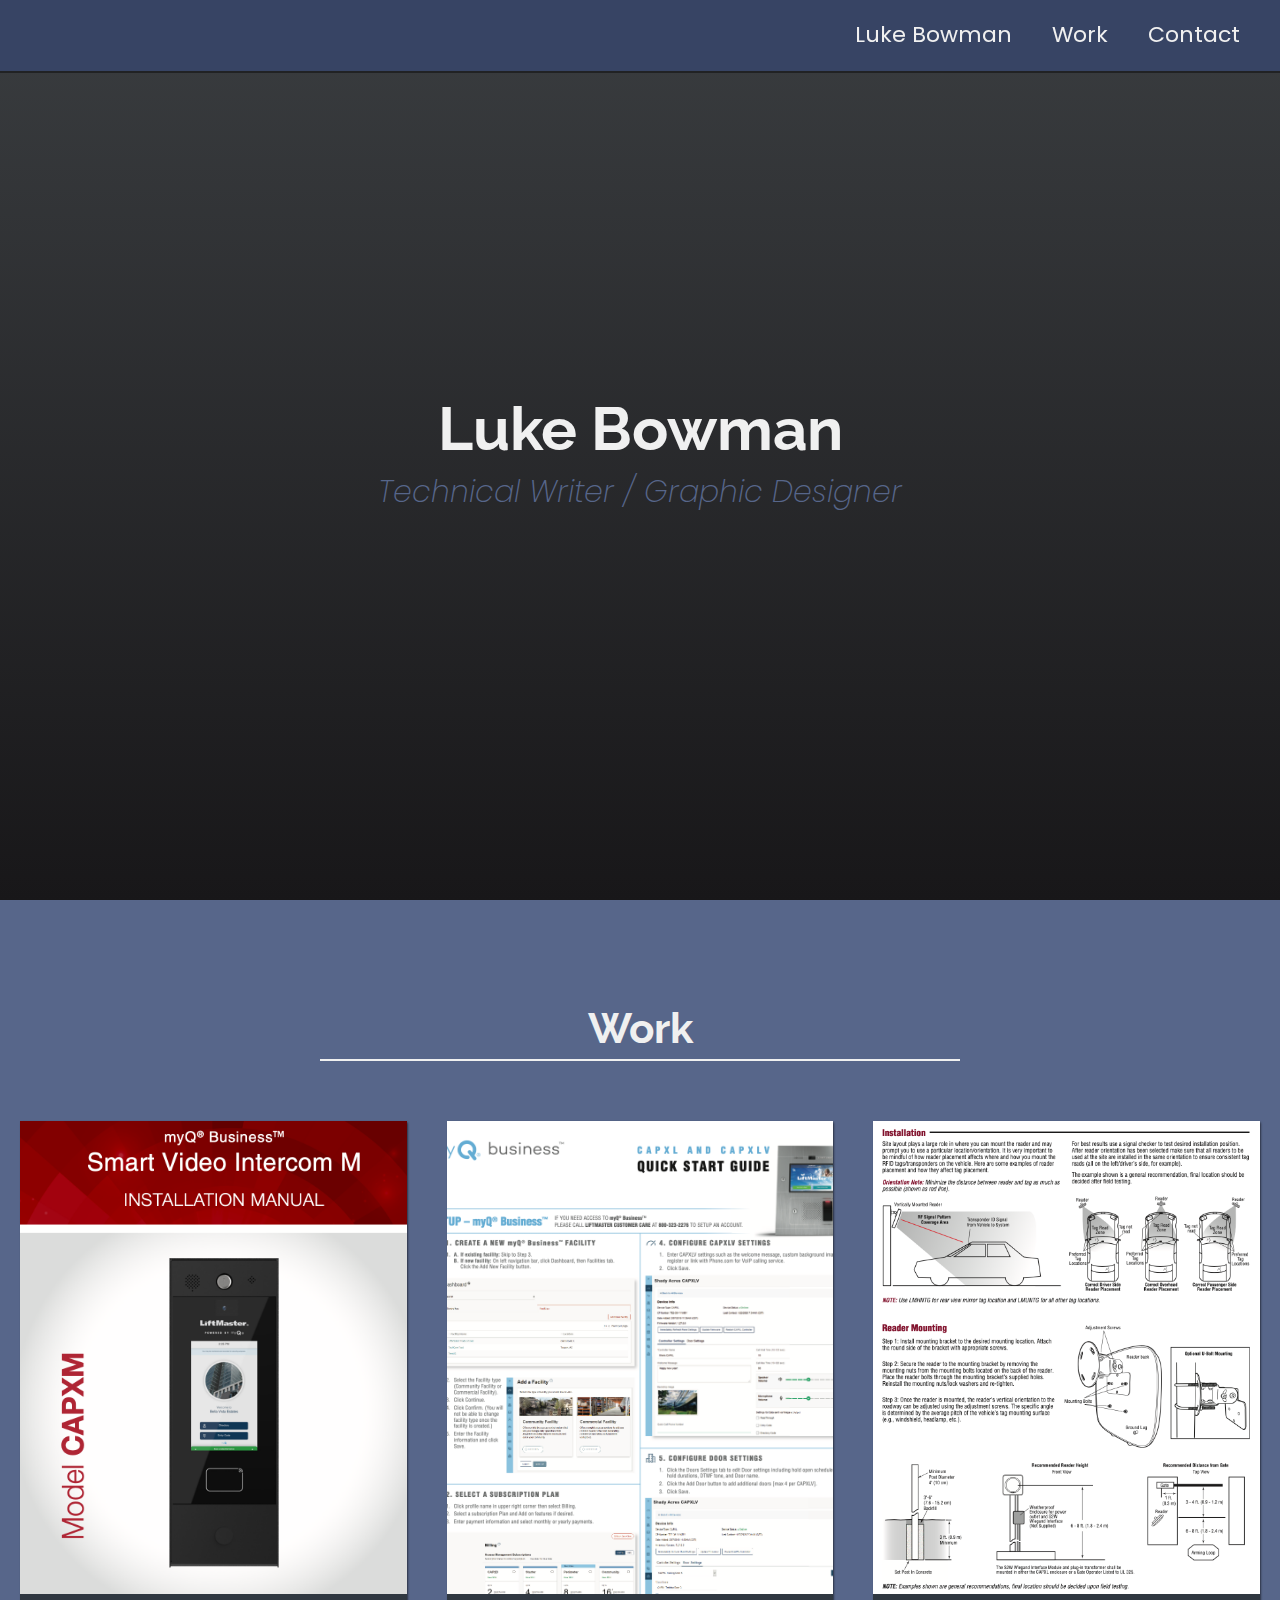
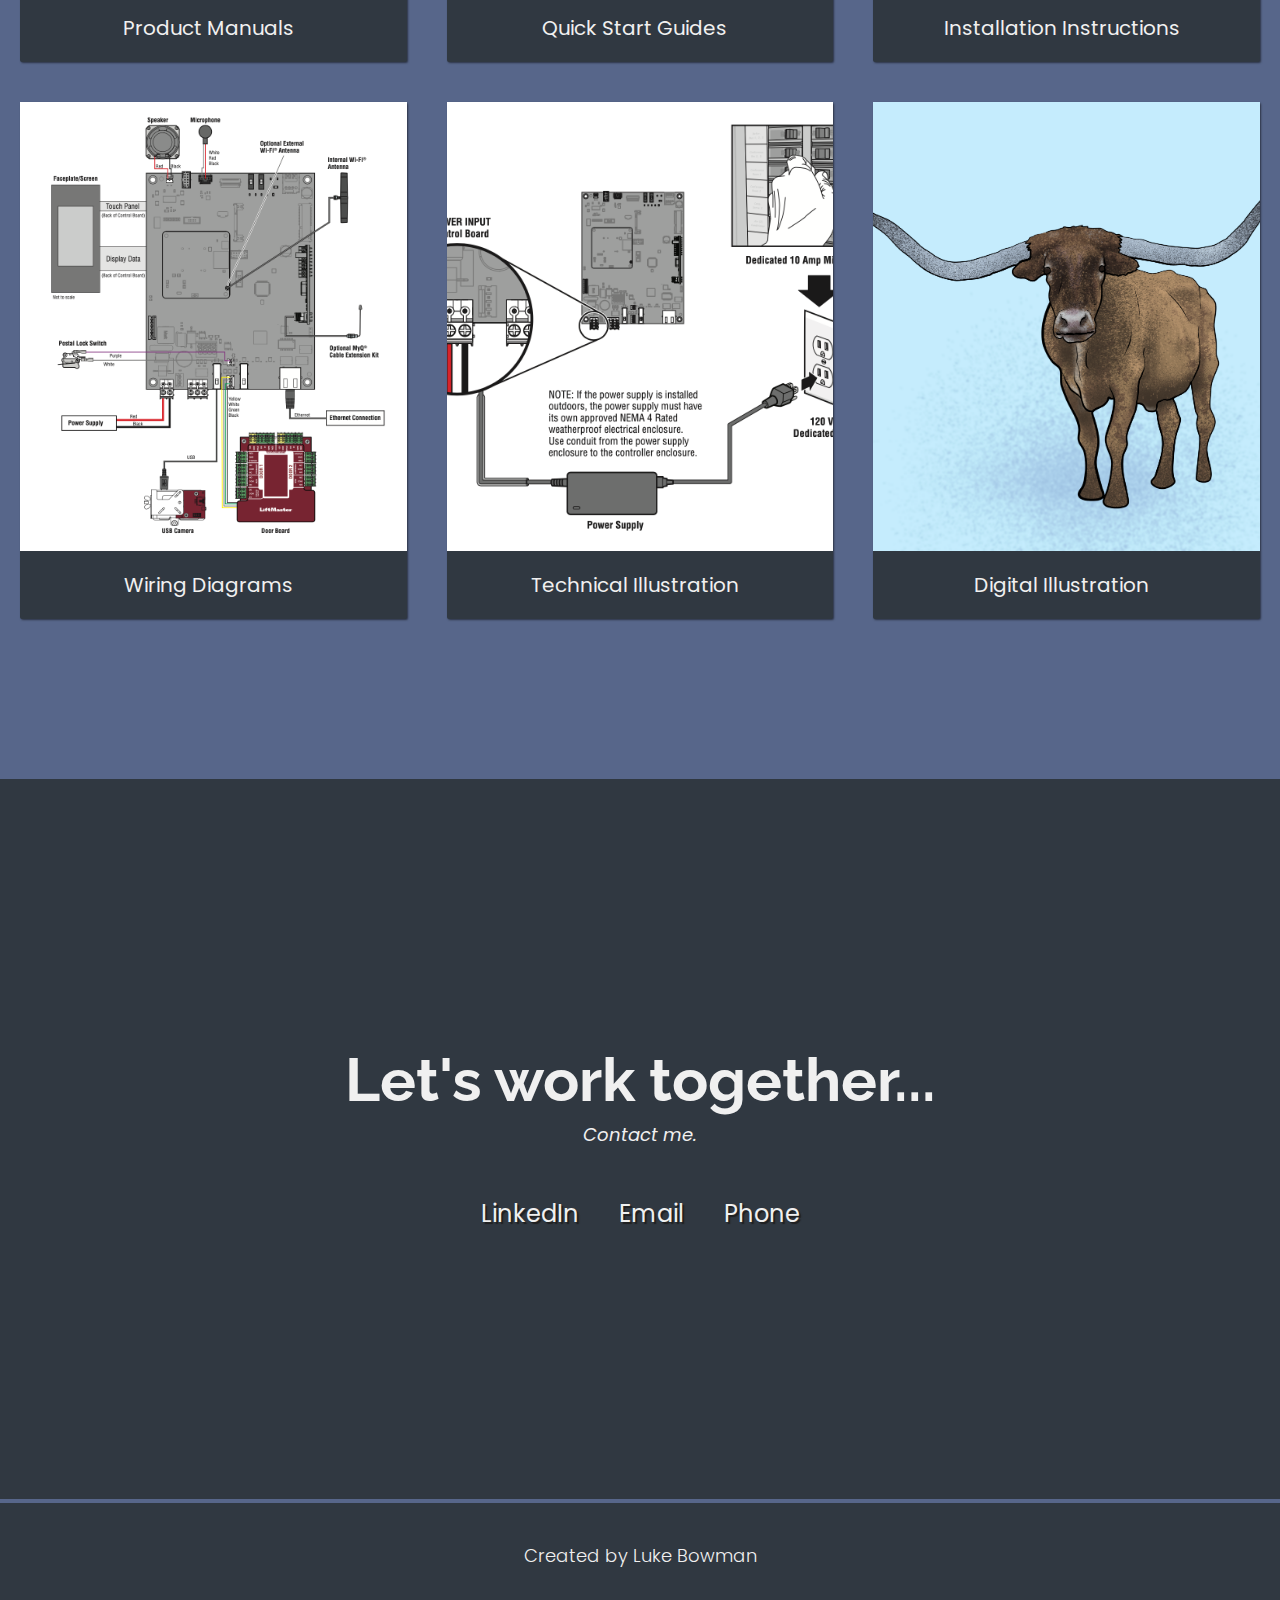
<file: index.html>
<!DOCTYPE html>
<html lang="en">

<head>
    <meta charset="UTF-8">
    <title>Luke Bowman</title>
    <link href='https://fonts.googleapis.com/css?family=Open+Sans' rel='stylesheet' type='text/css'>
    <link rel="stylesheet" href="./style.css">

</head>

<body>
    <!-- partial:index.partial.html -->
    <link rel="stylesheet" href="https://use.fontawesome.com/releases/v5.8.2/css/all.css" integrity="sha384-oS3vJWv+0UjzBfQzYUhtDYW+Pj2yciDJxpsK1OYPAYjqT085Qq/1cq5FLXAZQ7Ay" crossorigin="anonymous" />
    <link href="https://fonts.googleapis.com/css?family=Poppins:200i,300,400&display=swap" rel="stylesheet" />
    <link href="https://fonts.googleapis.com/css?family=Raleway:700&display=swap" rel="stylesheet" />
    <!-- START NAV -->

    <nav id="navbar" class="nav">
        <ul class="nav-list">
            <li>
                <a href="#welcome-section">Luke Bowman</a>
            </li>
            <li>
                <a href="#projects">Work</a>
            </li>
            <li>
                <a href="#contact">Contact</a>
            </li>
        </ul>
    </nav>

    <!-- END NAV -->

    <!-- START WELCOME SECTION -->

    <section id="welcome-section" class="welcome-section">
        <h1>Luke Bowman</h1>
        <p>Technical Writer / Graphic Designer</p>
    </section>

    <!-- END WELCOME SECTION -->

    <!-- START PROJECTS SECTION -->

    <section id="projects" class="projects-section">
        <h2 class="projects-section-header">Work</h2>

        <div class="projects-grid">
            <a href="./_img/114-5468-000.pdf" target="_blank" class="project project-tile">
                <img class="project-image" src="./_img/productManual.png" alt="project" />
                <p class="project-title">
                    <span class="code">&lt;</span>
                    Product Manuals
                    <span class="code">&#47;&gt;</span>
                </p>
            </a>
            <a href="./_img/01-39217.pdf" target="_blank" class="project project-tile">
                <img class="project-image" src="./_img/qs.png" alt="project" />
                <p class="project-title">
                    <span class="code">&lt;</span>
                    Quick Start Guides
                    <span class="code">&#47;&gt;</span>
                </p>
            </a>
            <a href="./_img/01-39457.pdf" target="_blank" class="project project-tile">
                <img class="project-image" src="./_img/installation.png" alt="project" />
                <p class="project-title">
                    <span class="code">&lt;</span>
                    Installation Instructions
                    <span class="code">&#47;&gt;</span>
                </p>
            </a>
            <a href="./_img/wiringDiagram.png" target="_blank" class="project project-tile">
                <img class="project-image" src="./_img/wiringDiagram.png" alt="project" />
                <p class="project-title">
                    <span class="code">&lt;</span>
                    Wiring Diagrams
                    <span class="code">&#47;&gt;</span>
                </p>
            </a>
            <a href="./_img/technicalIllustration.png" target="_blank" class="project project-tile">
                <img class="project-image" src="./_img/technicalIllustration.png" alt="project" />
                <p class="project-title">
                    <span class="code">&lt;</span>
                    Technical Illustration
                    <span class="code">&#47;&gt;</span>
                </p>
            </a>
            <a href="./_img/2021080401.png" target="_blank" class="project project-tile">
                <img class="project-image" src="./_img/2021080401.png" alt="project" />
                <p class="project-title">
                    <span class="code">&lt;</span>
                    Digital Illustration
                    <span class="code">&#47;&gt;</span>
                </p>
            </a>
        </div>

        <!--<a href="https://codepen.io/FreeCodeCamp/" class="btn btn-show-all" target="_blank">Show all<i class="fas fa-chevron-right"></i></a>-->
    </section>

    <!-- END PROJECTS SECTION -->

    <!-- START CONTACT SECTION -->

    <section id="contact" class="contact-section">
        <div class="contact-section-header">
            <h2>Let's work together...</h2>
            <p>Contact me.</p>
        </div>
        <div class="contact-links">
            <!--<a href="https://facebook.com/freecodecamp" target="_blank" class="btn contact-details"><i class="fab fa-facebook-square"></i> Facebook</a>-->
            <!--<a id="profile-link" href="https://github.com/freecodecamp" target="_blank" class="btn contact-details"><i class="fab fa-github"></i> GitHub</a>-->
            <!--<a href="https://twitter.com/freecodecamp" target="_blank" class="btn contact-details"><i class="fab fa-twitter"></i> Twitter</a>-->
            <a id="profile-link" href="https://www.linkedin.com/in/luke-bowman-design" target="_blank" class="btn contact-details"><i class="fab fa-linkedin"></i> LinkedIn</a>
            <a href="mailto:lukethomasbowman@gmail.com" class="btn contact-details"><i class="fas fa-at"></i> Email</a>
            <a href="tel:520-304-6189" class="btn contact-details"><i class="fas fa-mobile-alt"></i> Phone</a>
        </div>
    </section>

    <!-- END CONTACT SECTION -->

    <!-- START FOOTER SECTION -->

    <footer>
        <p>Created by <a href="#">Luke Bowman</a>
        </p>
    </footer>

    <!-- END FOOTER SECTION -->
    <!-- partial -->

</body>

</html>
</file>
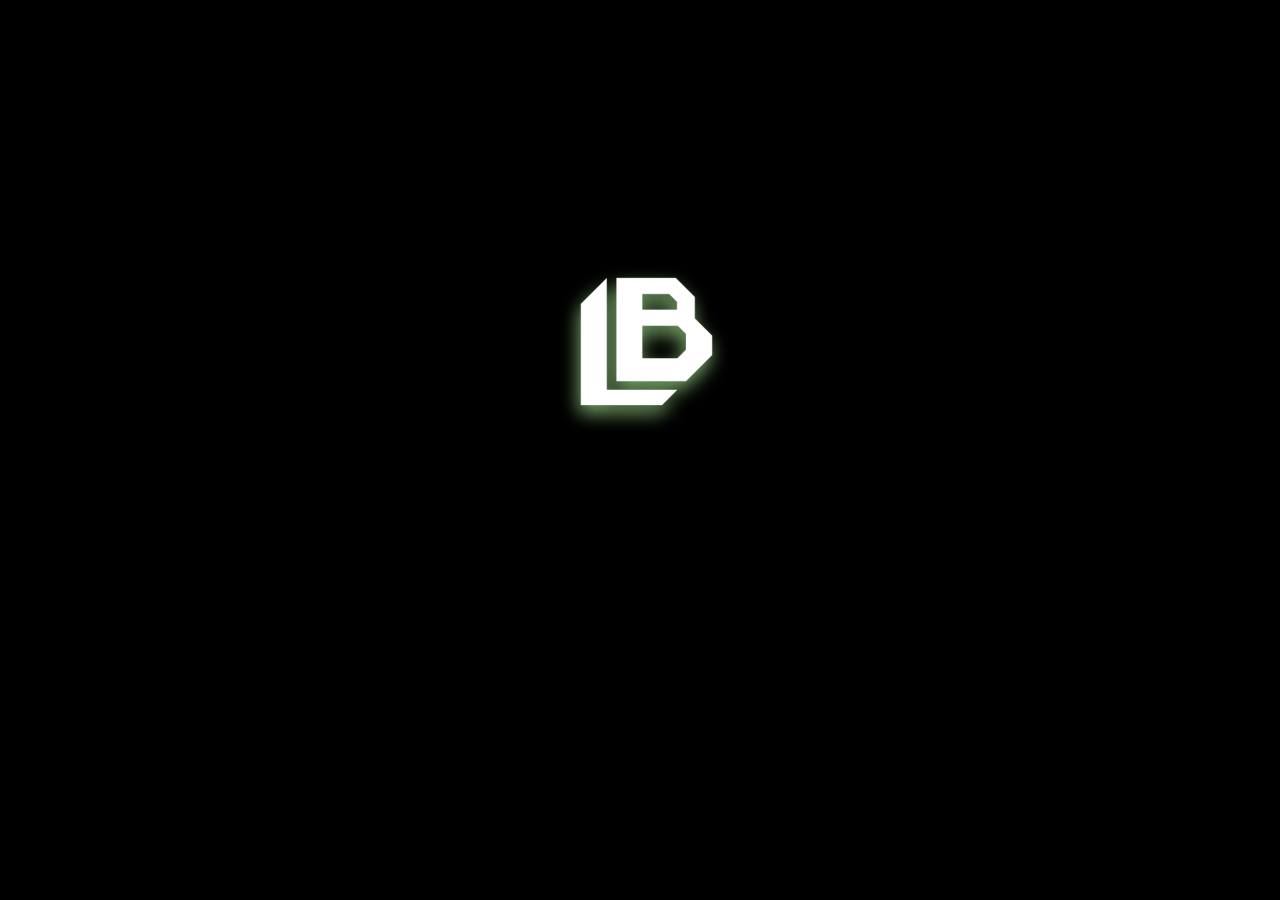
<file: old_index.html>
<!DOCTYPE html>
<html lang="en">
  <head>
    <meta charset="UTF-8" />
    <meta name="viewport" content="width=device-width, initial-scale=1.0" />
    <meta http-equiv="X-UA-Compatible" content="ie=edge" />
    <title>Luke Bowman</title>
    <style>
      body {
        background-color: black;
      }
      .center {
        display: flex;
        justify-content: center;
        align-items: center;
        height: 75vh;
      }
      .logo {
        max-width: 20vw;
        max-height: 20vh;
      }
    </style>
  </head>

  <body>
    <div class="center">
      <p><img class="logo" src="_img/darkWeb333.png" alt="logo" /></p>
    </div>
  </body>
</html>
</file>
<file: style.css>
/* Custom properties/variables  */
:root {
    --main-white: #f0f0f0;
    --main-red: #be3144;
    --main-blue: #57668a;
    --dark-blue: #374464;
    --main-gray: #303841;
}

/* Base reset */
* {
    margin: 0;
    padding: 0;
}

/* box-sizing and font sizing */
*,
*::before,
*::after {
    box-sizing: inherit;
}

html {
    box-sizing: border-box;

    /* Set font size for easy rem calculations
   * default document font size = 16px, 1rem = 16px, 100% = 16px
   * (100% / 16px) * 10 = 62.5%, 1rem = 10px, 62.5% = 10px
  */
    font-size: 62.5%;
    scroll-behavior: smooth;
}

/* A few media query to set some font sizes at different screen sizes.
 * This helps automate a bit of responsiveness.
 * The trick is to use the rem unit for size values, margin and padding.
 * Because rem is relative to the document font size
 * when we scale up or down the font size on the document
 * it will affect all properties using rem units for the values.
*/

/* I am using the em unit for breakpoints
 * The calculation is the following
 * screen size divided by browser base font size
 * As an example: a breakpoint at 980px
 * 980px / 16px = 61.25em
*/

/* 1200px / 16px = 75em */
@media (max-width: 75em) {
    html {
        font-size: 60%;
    }
}

/* 980px / 16px = 61.25em */
@media (max-width: 61.25em) {
    html {
        font-size: 58%;
    }
}

/* 460px / 16px = 28.75em */
@media (max-width: 28.75em) {
    html {
        font-size: 55%;
    }
}

/* Base styles */

body {
    font-family: 'Poppins', sans-serif;
    font-size: 1.8rem;
    /* 18px */
    font-weight: 400;
    line-height: 1.4;
    color: var(--main-white);
}

h1,
h2 {
    font-family: 'Raleway', sans-serif;
    font-weight: 700;
    text-align: center;
}

h1 {
    font-size: 6rem;
}

h2 {
    font-size: 4.2rem;
}

ul {
    list-style: none;
}

a {
    text-decoration: none;
    color: var(--main-white);
}

img {
    display: block;
    width: 100%;
}

/* nav */

.nav {
    display: flex;
    justify-content: flex-end;
    position: fixed;
    top: 0;
    left: 0;
    width: 100%;
    background: var(--dark-blue);
    box-shadow: 0 2px 0 rgba(0, 0, 0, 0.4);
    z-index: 10;
}

.nav-list {
    display: flex;
    margin-right: 2rem;
}

@media (max-width: 28.75em) {
    .nav {
        justify-content: center;
    }

    .nav-list {
        margin: 0 1rem;
    }
}

.nav-list a {
    display: block;
    font-size: 2.2rem;
    padding: 2rem;
}

.nav-list a:hover {
    background: var(--main-blue);
}

/* Welcome section */

.welcome-section {
    display: flex;
    flex-direction: column;
    justify-content: center;
    align-items: center;
    width: 100%;
    height: 100vh;
    background-color: #000;
    background-image: linear-gradient(180deg, #3a3d40 0%, #181719 100%);
}

.welcome-section > p {
    font-size: 3rem;
    font-weight: 200;
    font-style: italic;
    color: var(--main-blue);
}

/* Projects section */

.projects-section {
    text-align: center;
    padding: 10rem 2rem;
    background: var(--main-blue);
}

.projects-section-header {
    max-width: 640px;
    margin: 0 auto 6rem auto;
    border-bottom: 0.2rem solid var(--main-white);
}

@media (max-width: 28.75em) {
    .projects-section-header {
        font-size: 4rem;
    }
}

/* "Automagic" image grid using no media queries */
.projects-grid {
    display: grid;
    grid-template-columns: repeat(auto-fit, minmax(320px, 1fr));
    grid-gap: 4rem;
    width: 100%;
    max-width: 1280px;
    margin: 0 auto;
    margin-bottom: 6rem;
}

@media (max-width: 30.625em) {
    .projects-section {
        padding: 6rem 1rem;
    }

    .projects-grid {
        grid-template-columns: 1fr;
    }
}

.project {
    background: var(--main-gray);
    box-shadow: 1px 1px 2px rgba(0, 0, 0, 0.5);
    border-radius: 2px;
}

.code {
    color: var(--main-gray);
    transition: color 0.3s ease-out;
}

.project:hover .code {
    color: var(--main-blue);
}

.project-image {
    height: calc(100% - 6.8rem);
    width: 100%;
    object-fit: cover;
}

.project-title {
    font-size: 2rem;
    padding: 2rem 0.5rem;
}

.btn {
    display: inline-block;
    padding: 1rem 2rem;
    border-radius: 2px;
}

.btn-show-all {
    font-size: 2rem;
    background: var(--main-gray);
    transition: background 0.3s ease-out;
}

.btn-show-all:hover {
    background: var(--dark-blue);
}

.btn-show-all:hover > i {
    transform: translateX(2px);
}

.btn-show-all > i {
    margin-left: 10px;
    transform: translateX(0);
    transition: transform 0.3s ease-out;
}

/* Contact section */

.contact-section {
    display: flex;
    flex-direction: column;
    justify-content: center;
    align-items: center;
    text-align: center;
    width: 100%;
    height: 80vh;
    padding: 0 2rem;
    background: var(--main-gray);
}

.contact-section-header > h2 {
    font-size: 6rem;
}

@media (max-width: 28.75em) {
    .contact-section-header > h2 {
        font-size: 4rem;
    }
}

.contact-section-header > p {
    font-style: italic;
}

.contact-links {
    display: flex;
    justify-content: center;
    width: 100%;
    max-width: 980px;
    margin-top: 4rem;
    flex-wrap: wrap;
}

.contact-details {
    font-size: 2.4rem;
    text-shadow: 2px 2px 1px #1f1f1f;
    transition: transform 0.3s ease-out;
}

.contact-details:hover {
    transform: translateY(8px);
}

/* Footer */

footer {
    font-weight: 300;
    display: flex;
    justify-content: space-evenly;
    padding: 2rem;
    background: var(--main-gray);
    border-top: 4px solid var(--main-blue);
}

footer > p {
    margin: 2rem;
}

footer i {
    vertical-align: middle;
}

@media (max-width: 28.75em) {
    footer {
        flex-direction: column;
        text-align: center;
    }
}
</file>
